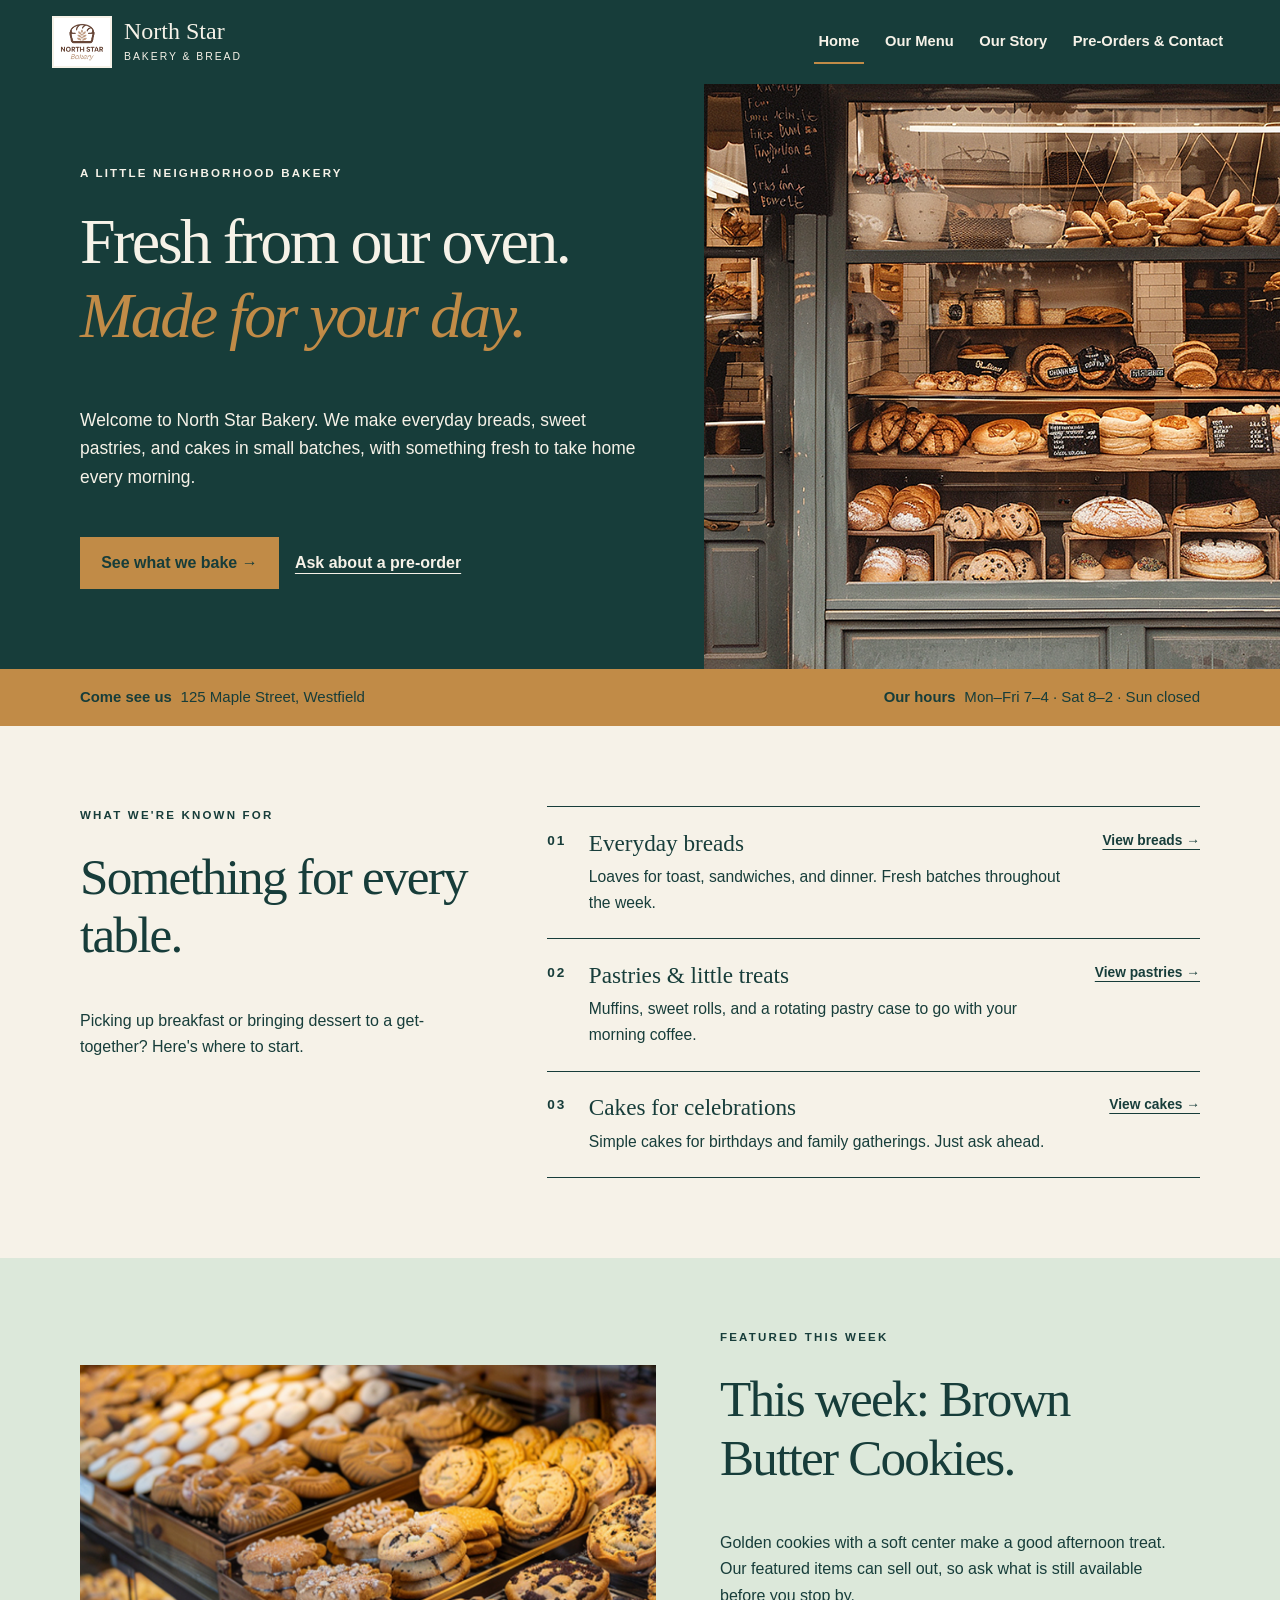
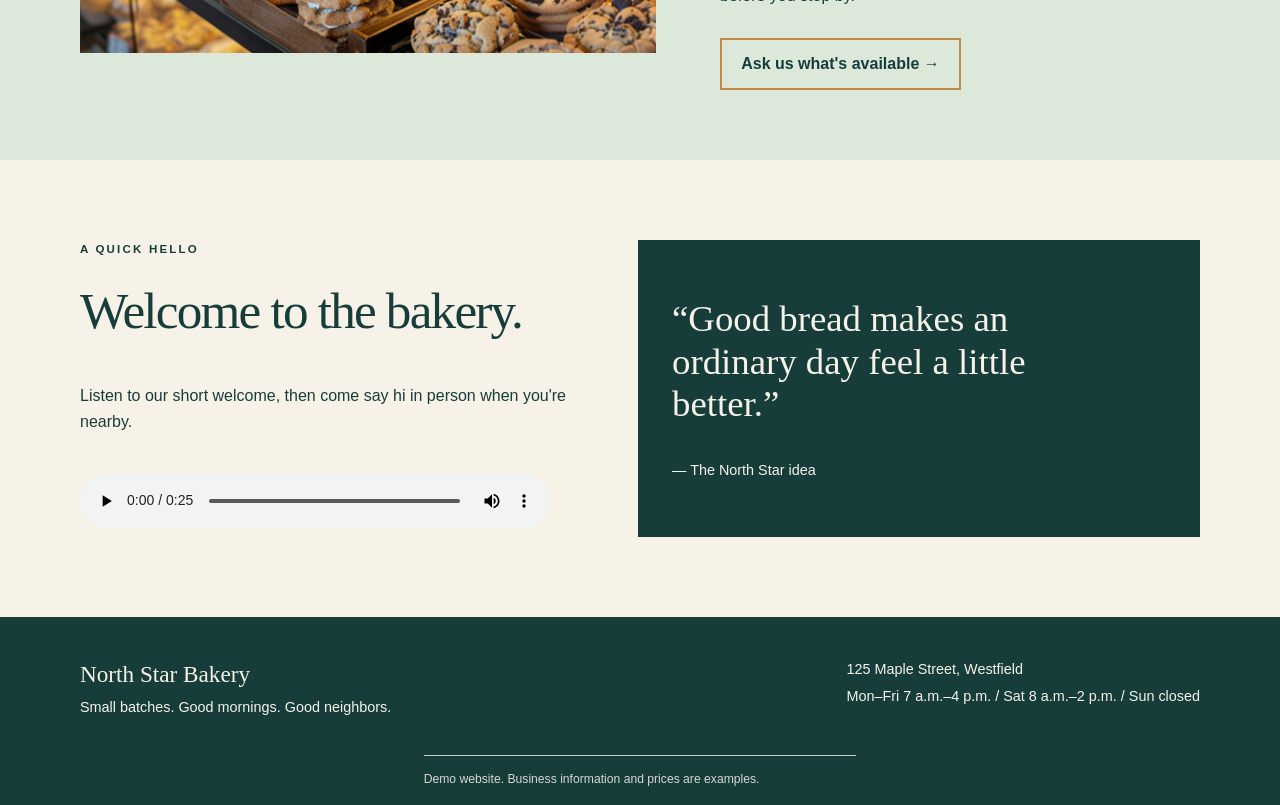
<file: index.html>
<!doctype html>
<html lang="en">
<head>
  <meta charset="utf-8">
  <meta name="viewport" content="width=device-width, initial-scale=1">
  <meta name="description" content="Fresh bread, pastries, and neighborhood favorites.">
  <title>Home | North Star Bakery</title>
  <link rel="stylesheet" href="styles.css">
</head>
<body>
<a class="skip-link" href="#main">Skip to main content</a>
<header class="site-header">
 <div class="header-inner">
  <a class="brand" href="index.html" aria-label="North Star Bakery home"><img src="assets/bakery-logo_c.png" width="60" height="60" alt="North Star Bakery logo"><span><strong>North Star</strong><small>BAKERY &amp; BREAD</small></span></a>
  <nav class="site-nav" aria-label="Main navigation"><a href="index.html" aria-current="page">Home</a>
<a href="products.html">Our Menu</a>
<a href="about.html">Our Story</a>
<a href="contact.html">Pre-Orders & Contact</a></nav>
 </div>
</header>
<main id="main">
 <section class="hero-home">
 <div class="hero-copy wrap"><p class="eyebrow">A little neighborhood bakery</p><h1>Fresh from our oven.<br><em>Made for your day.</em></h1>
 <p class="lead">Welcome to North Star Bakery. We make everyday breads, sweet pastries, and cakes in small batches, with something fresh to take home every morning.</p>
 <div class="button-row"><a class="button gold" href="products.html">See what we bake <span aria-hidden="true">→</span></a><a class="inline-link" href="contact.html">Ask about a pre-order</a></div></div>
 <div class="hero-photo"><img src="assets/bakery-storefront_c.png" width="1200" height="715" alt="Front entrance of North Star Bakery"></div>
</section>
<section class="strip"><div class="wrap strip-inner"><p><strong>Come see us</strong> <span>125 Maple Street, Westfield</span></p><p><strong>Our hours</strong> <span>Mon–Fri 7–4 · Sat 8–2 · Sun closed</span></p></div></section>
<section class="wrap home-specialties section-space"><div class="section-intro"><p class="eyebrow">What we're known for</p><h2>Something for every table.</h2><p>Picking up breakfast or bringing dessert to a get-together? Here's where to start.</p></div>
<div class="specialty-list"><article class="specialty"><span class="number">01</span><div><h3>Everyday breads</h3><p>Loaves for toast, sandwiches, and dinner. Fresh batches throughout the week.</p></div><a href="products.html#bread" aria-label="Explore our breads">View breads →</a></article>
<article class="specialty"><span class="number">02</span><div><h3>Pastries &amp; little treats</h3><p>Muffins, sweet rolls, and a rotating pastry case to go with your morning coffee.</p></div><a href="products.html#pastries" aria-label="Explore our pastries">View pastries →</a></article>
<article class="specialty"><span class="number">03</span><div><h3>Cakes for celebrations</h3><p>Simple cakes for birthdays and family gatherings. Just ask ahead.</p></div><a href="products.html#cakes" aria-label="Explore our cakes">View cakes →</a></article></div></section>
<section class="featured-band"><div class="wrap featured-layout"><div class="featured-image"><picture><source media="(min-width: 760px)" srcset="assets/bakery-feature-large_c.png"><img src="assets/bakery-feature-small_c.png" width="1200" height="1200" alt="Featured baked pastries ready to serve" loading="lazy"></picture></div>
<div class="featured-copy"><p class="eyebrow">Featured this week</p><h2>This week: Brown Butter Cookies.</h2><p>Golden cookies with a soft center make a good afternoon treat. Our featured items can sell out, so ask what is still available before you stop by.</p><a class="button outline" href="contact.html">Ask us what's available →</a></div></div></section>
<section class="wrap welcome-row section-space"><div><p class="eyebrow">A quick hello</p><h2>Welcome to the bakery.</h2><p>Listen to our short welcome, then come say hi in person when you're nearby.</p>
<audio controls preload="metadata"><source src="assets/bakery-welcome_c.mp3" type="audio/mpeg">Your browser does not support the audio player. <a href="assets/bakery-welcome_c.mp3">Download the welcome audio.</a></audio>
</div>
<aside class="mini-quote"><p>“Good bread makes an ordinary day feel a little better.”</p><span>— The North Star idea</span></aside></section>
</main>
<footer class="site-footer"><div class="footer-inner"><div><strong>North Star Bakery</strong><p>Small batches. Good mornings. Good neighbors.</p></div><div><p>125 Maple Street, Westfield</p><p>Mon–Fri 7 a.m.–4 p.m. / Sat 8 a.m.–2 p.m. / Sun closed</p></div></div><p class="footer-note">Demo website. Business information and prices are examples.</p></footer>
</body>
</html>
</file>
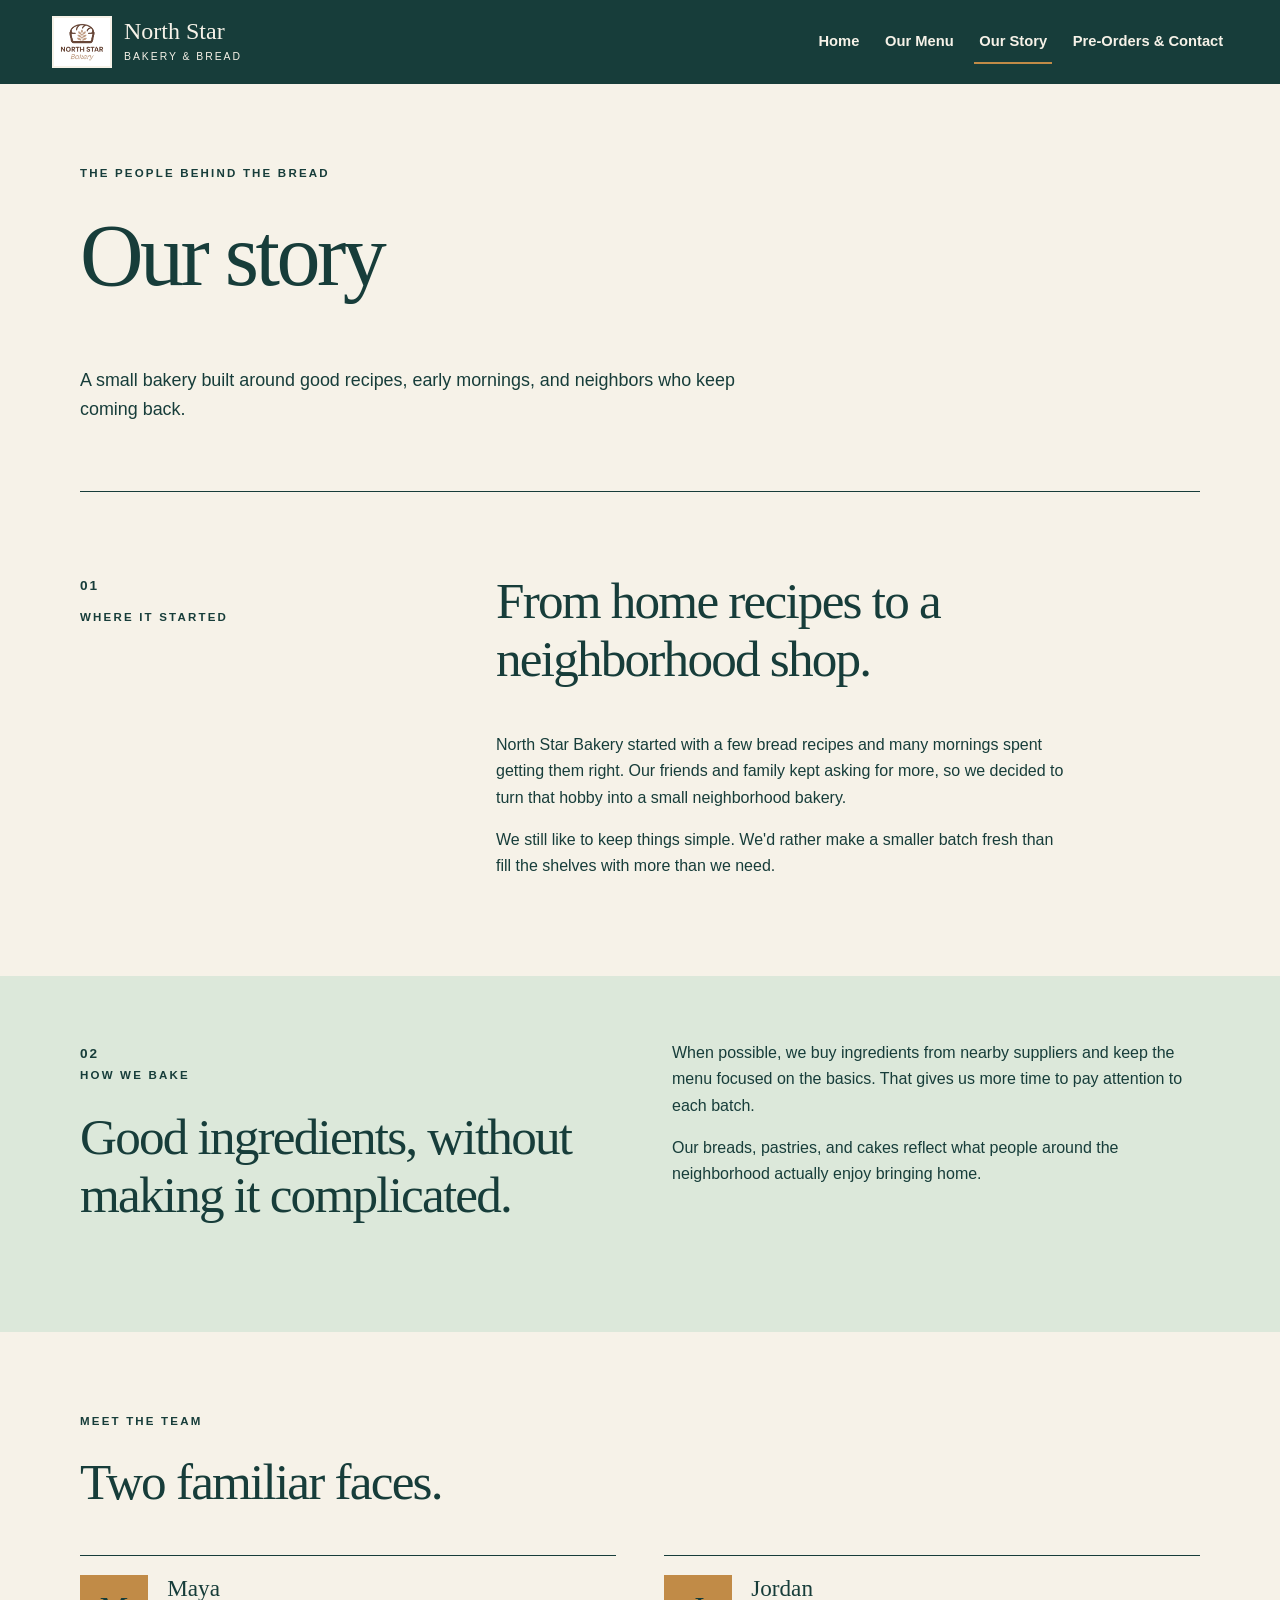
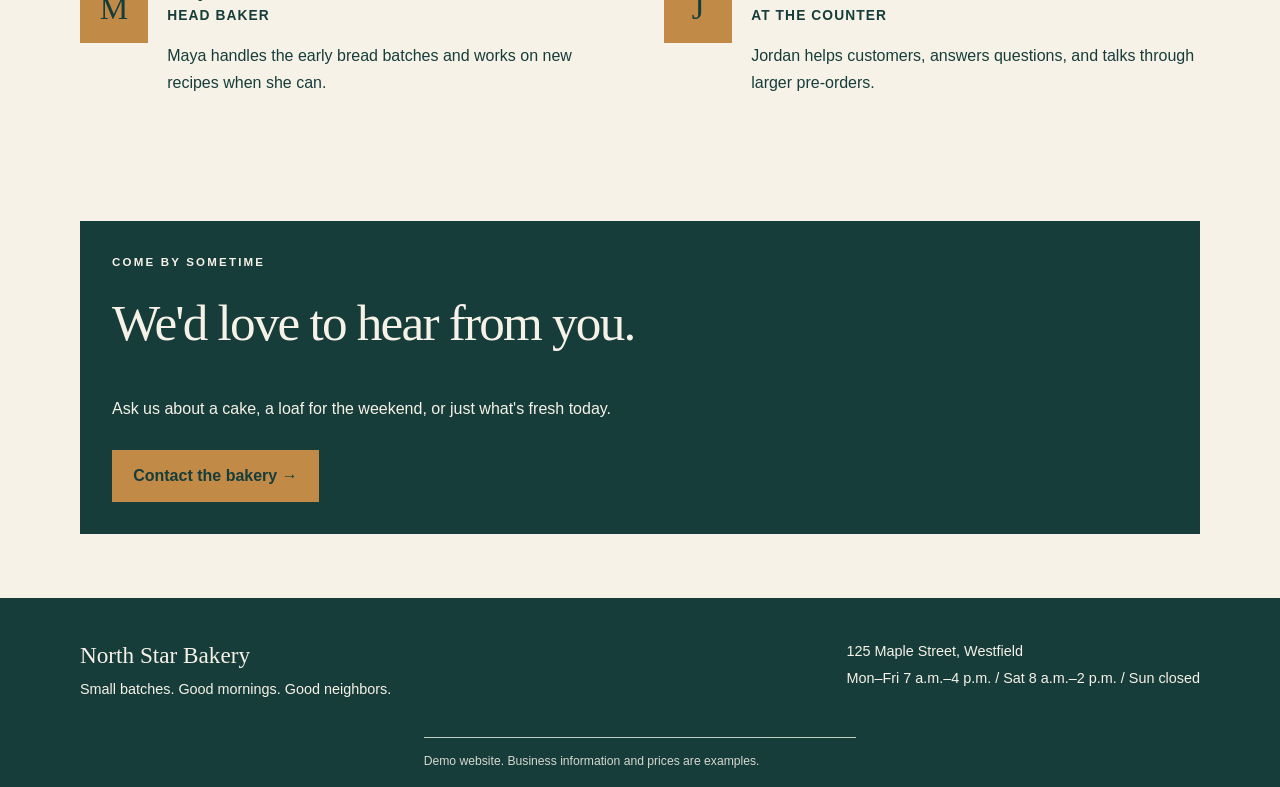
<file: about.html>
<!doctype html>
<html lang="en">
<head>
  <meta charset="utf-8">
  <meta name="viewport" content="width=device-width, initial-scale=1">
  <meta name="description" content="Meet the bakers and learn about North Star Bakery.">
  <title>About Us | North Star Bakery</title>
  <link rel="stylesheet" href="styles.css">
</head>
<body>
<a class="skip-link" href="#main">Skip to main content</a>
<header class="site-header">
 <div class="header-inner">
  <a class="brand" href="index.html" aria-label="North Star Bakery home"><img src="assets/bakery-logo_c.png" width="60" height="60" alt="North Star Bakery logo"><span><strong>North Star</strong><small>BAKERY &amp; BREAD</small></span></a>
  <nav class="site-nav" aria-label="Main navigation"><a href="index.html">Home</a>
<a href="products.html">Our Menu</a>
<a href="about.html" aria-current="page">Our Story</a>
<a href="contact.html">Pre-Orders & Contact</a></nav>
 </div>
</header>
<main id="main">
 <div class="page-heading wrap"><p class="eyebrow">The people behind the bread</p><h1>Our story</h1><p class="lead">A small bakery built around good recipes, early mornings, and neighbors who keep coming back.</p></div>
<section class="wrap story-block section-space"><div class="story-label"><span class="number">01</span><p class="eyebrow">Where it started</p></div><div class="story-content"><h2>From home recipes to a neighborhood shop.</h2><p>North Star Bakery started with a few bread recipes and many mornings spent getting them right. Our friends and family kept asking for more, so we decided to turn that hobby into a small neighborhood bakery.</p><p>We still like to keep things simple. We'd rather make a smaller batch fresh than fill the shelves with more than we need.</p></div></section>
<section class="sourcing-band"><div class="wrap sourcing-layout"><div><span class="number">02</span><p class="eyebrow">How we bake</p><h2>Good ingredients, without making it complicated.</h2></div><div><p>When possible, we buy ingredients from nearby suppliers and keep the menu focused on the basics. That gives us more time to pay attention to each batch.</p><p>Our breads, pastries, and cakes reflect what people around the neighborhood actually enjoy bringing home.</p></div></div></section>
<section class="wrap section-space"><div class="section-intro"><p class="eyebrow">Meet the team</p><h2>Two familiar faces.</h2></div><div class="team-list"><article class="team-member"><span class="initial">M</span><div><h3>Maya</h3><p class="role">Head baker</p><p>Maya handles the early bread batches and works on new recipes when she can.</p></div></article><article class="team-member"><span class="initial">J</span><div><h3>Jordan</h3><p class="role">At the counter</p><p>Jordan helps customers, answers questions, and talks through larger pre-orders.</p></div></article></div></section>
<section class="wrap cta-block"><p class="eyebrow">Come by sometime</p><h2>We'd love to hear from you.</h2><p>Ask us about a cake, a loaf for the weekend, or just what's fresh today.</p><a class="button gold" href="contact.html">Contact the bakery →</a></section>
</main>
<footer class="site-footer"><div class="footer-inner"><div><strong>North Star Bakery</strong><p>Small batches. Good mornings. Good neighbors.</p></div><div><p>125 Maple Street, Westfield</p><p>Mon–Fri 7 a.m.–4 p.m. / Sat 8 a.m.–2 p.m. / Sun closed</p></div></div><p class="footer-note">Demo website. Business information and prices are examples.</p></footer>
</body>
</html>
</file>
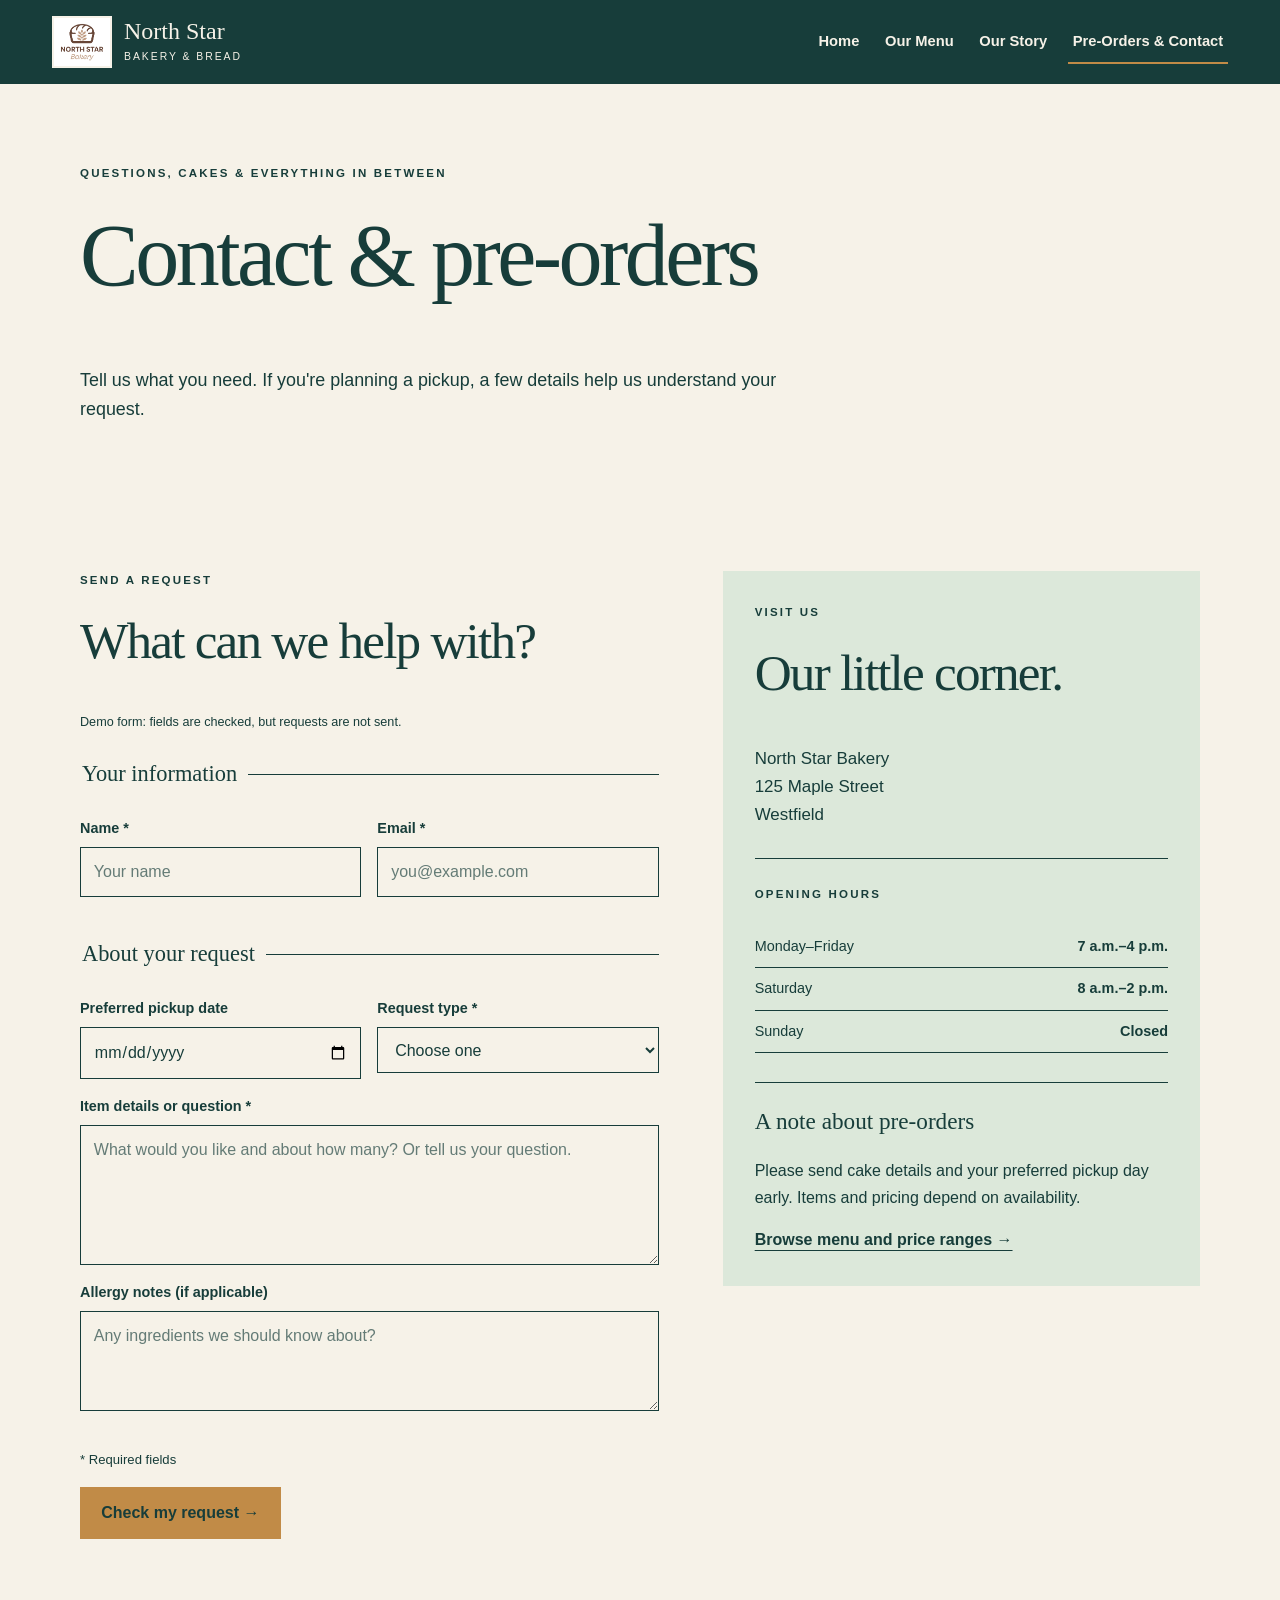
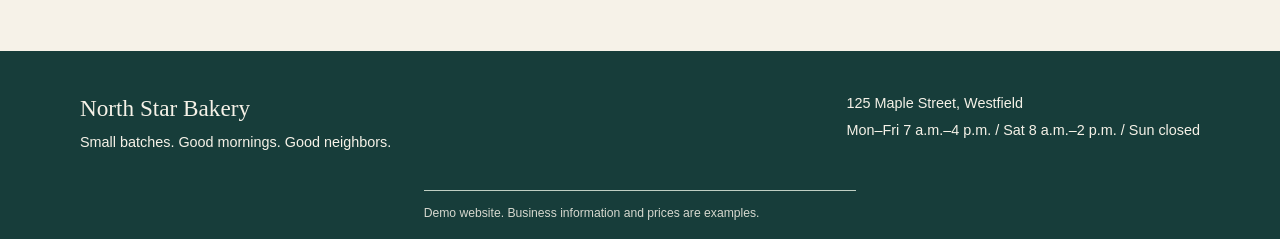
<file: contact.html>
<!doctype html>
<html lang="en">
<head>
  <meta charset="utf-8">
  <meta name="viewport" content="width=device-width, initial-scale=1">
  <meta name="description" content="Send questions and practice pre-order requests.">
  <title>Contact and Pre-Orders | North Star Bakery</title>
  <link rel="stylesheet" href="styles.css">
</head>
<body>
<a class="skip-link" href="#main">Skip to main content</a>
<header class="site-header">
 <div class="header-inner">
  <a class="brand" href="index.html" aria-label="North Star Bakery home"><img src="assets/bakery-logo_c.png" width="60" height="60" alt="North Star Bakery logo"><span><strong>North Star</strong><small>BAKERY &amp; BREAD</small></span></a>
  <nav class="site-nav" aria-label="Main navigation"><a href="index.html">Home</a>
<a href="products.html">Our Menu</a>
<a href="about.html">Our Story</a>
<a href="contact.html" aria-current="page">Pre-Orders & Contact</a></nav>
 </div>
</header>
<main id="main">
 <div class="page-heading wrap"><p class="eyebrow">Questions, cakes &amp; everything in between</p><h1>Contact &amp; pre-orders</h1><p class="lead">Tell us what you need. If you're planning a pickup, a few details help us understand your request.</p></div>
<div class="wrap contact-grid section-space">
<section class="form-panel" aria-labelledby="form-title"><p class="eyebrow">Send a request</p><h2 id="form-title">What can we help with?</h2><p class="fine-print">Demo form: fields are checked, but requests are not sent.</p>
<form id="request-form" action="#" method="get" novalidate>
 <fieldset><legend>Your information</legend><div class="form-fields"><div class="field"><label for="customer-name">Name <span aria-hidden="true">*</span></label><input id="customer-name" name="name" type="text" autocomplete="name" minlength="2" maxlength="60" required placeholder="Your name"></div>
 <div class="field"><label for="customer-email">Email <span aria-hidden="true">*</span></label><input id="customer-email" name="email" type="email" autocomplete="email" required placeholder="you@example.com"></div></div></fieldset>
 <fieldset><legend>About your request</legend><div class="form-fields"><div class="field"><label for="pickup-date">Preferred pickup date</label><input type="date" id="pickup-date" name="pickup-date"></div>
 <div class="field"><label for="request-type">Request type <span aria-hidden="true">*</span></label><select name="request-type" id="request-type" required><option value="">Choose one</option><option value="pre-order">Pre-order</option><option value="question">General question</option></select></div></div>
 <div class="field"><label for="item-details">Item details or question <span aria-hidden="true">*</span></label><textarea id="item-details" name="item-details" rows="5" minlength="8" maxlength="600" required placeholder="What would you like and about how many? Or tell us your question."></textarea></div>
 <div class="field"><label for="allergy-notes">Allergy notes (if applicable)</label><textarea id="allergy-notes" name="allergy-notes" rows="3" maxlength="300" placeholder="Any ingredients we should know about?"></textarea></div></fieldset>
 <p class="required-note">* Required fields</p><p id="form-status" class="form-status" aria-live="polite"></p><button class="button gold" type="submit">Check my request →</button>
</form></section>
<aside class="contact-aside" aria-label="Bakery location and hours"><div class="aside-section"><p class="eyebrow">Visit us</p><h2>Our little corner.</h2><address>North Star Bakery<br>125 Maple Street<br>Westfield</address></div><div class="aside-section"><p class="eyebrow">Opening hours</p><dl class="hours-list"><div><dt>Monday–Friday</dt><dd>7 a.m.–4 p.m.</dd></div><div><dt>Saturday</dt><dd>8 a.m.–2 p.m.</dd></div><div><dt>Sunday</dt><dd>Closed</dd></div></dl></div><div class="aside-section"><h3>A note about pre-orders</h3><p>Please send cake details and your preferred pickup day early. Items and pricing depend on availability.</p><a href="products.html" class="inline-link">Browse menu and price ranges →</a></div></aside></div>
</main>
<footer class="site-footer"><div class="footer-inner"><div><strong>North Star Bakery</strong><p>Small batches. Good mornings. Good neighbors.</p></div><div><p>125 Maple Street, Westfield</p><p>Mon–Fri 7 a.m.–4 p.m. / Sat 8 a.m.–2 p.m. / Sun closed</p></div></div><p class="footer-note">Demo website. Business information and prices are examples.</p></footer>
<script src="script.js" defer></script>
</body>
</html>
</file>
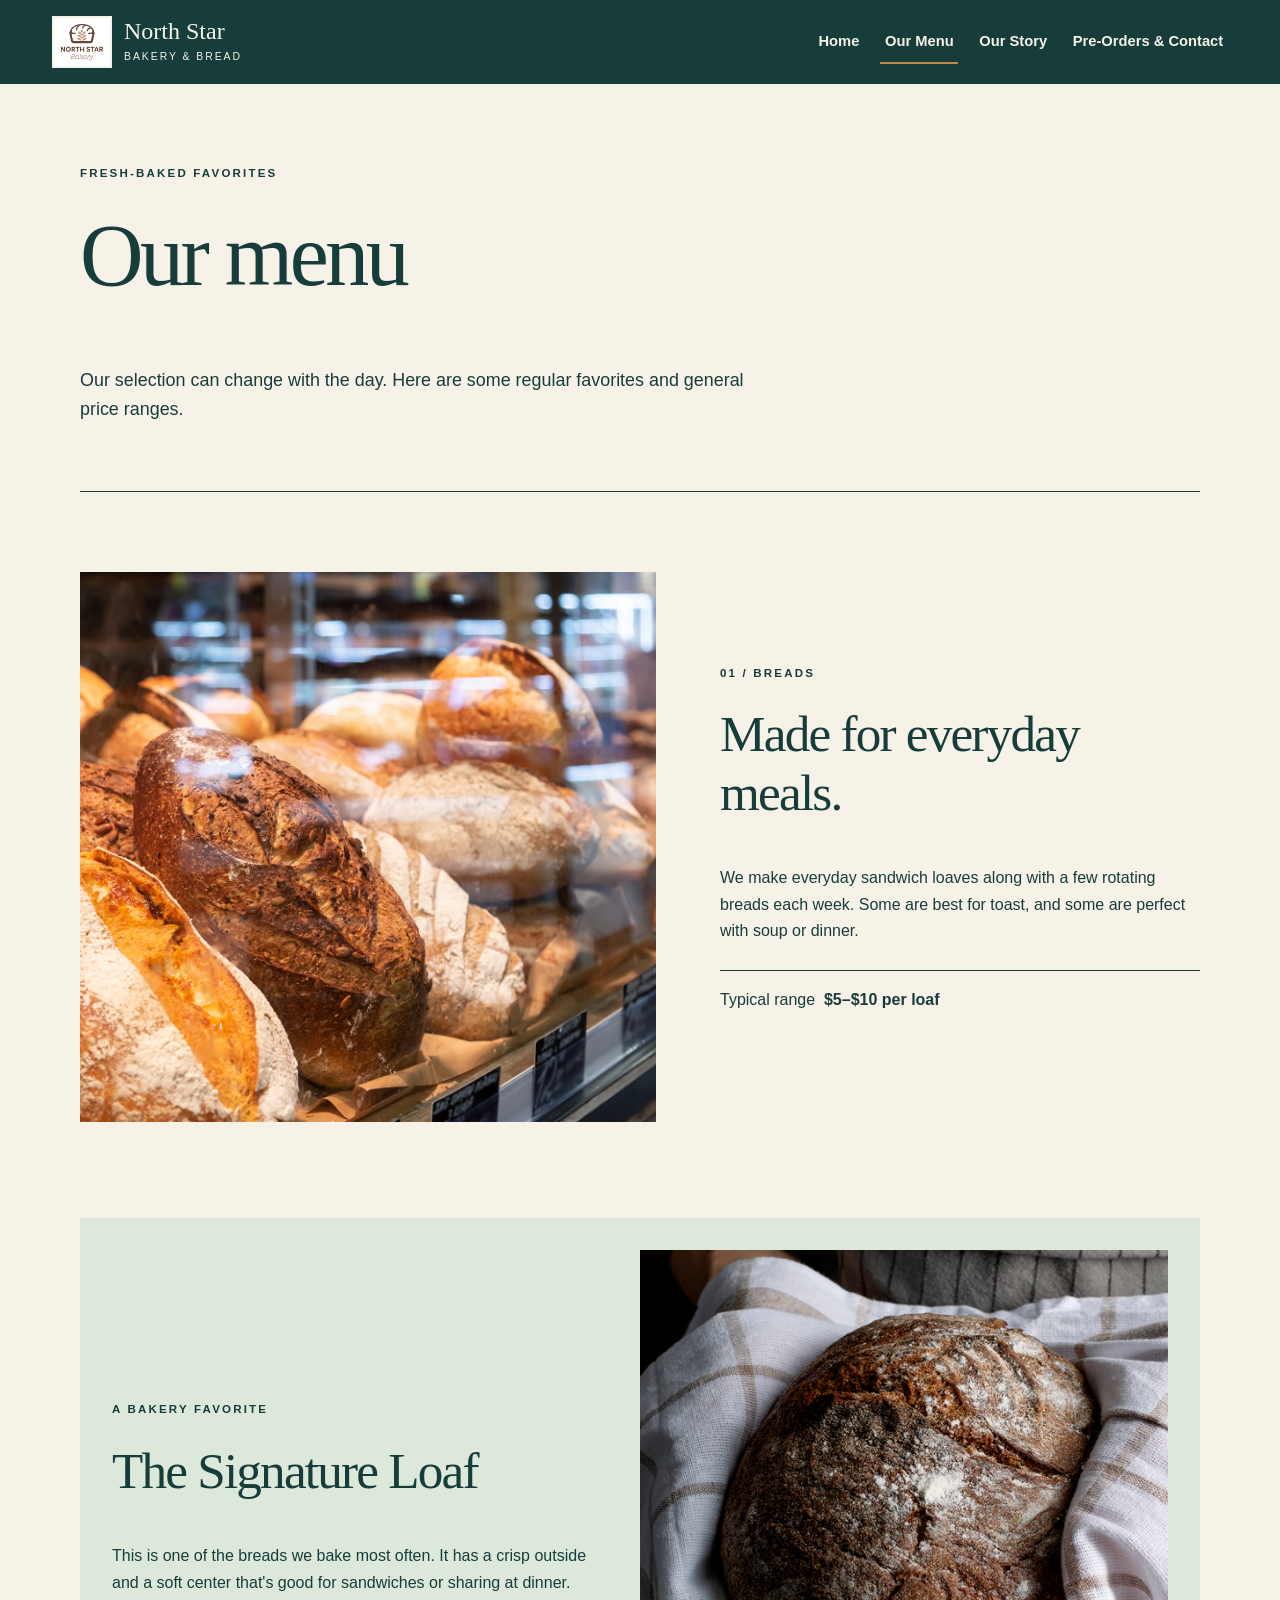
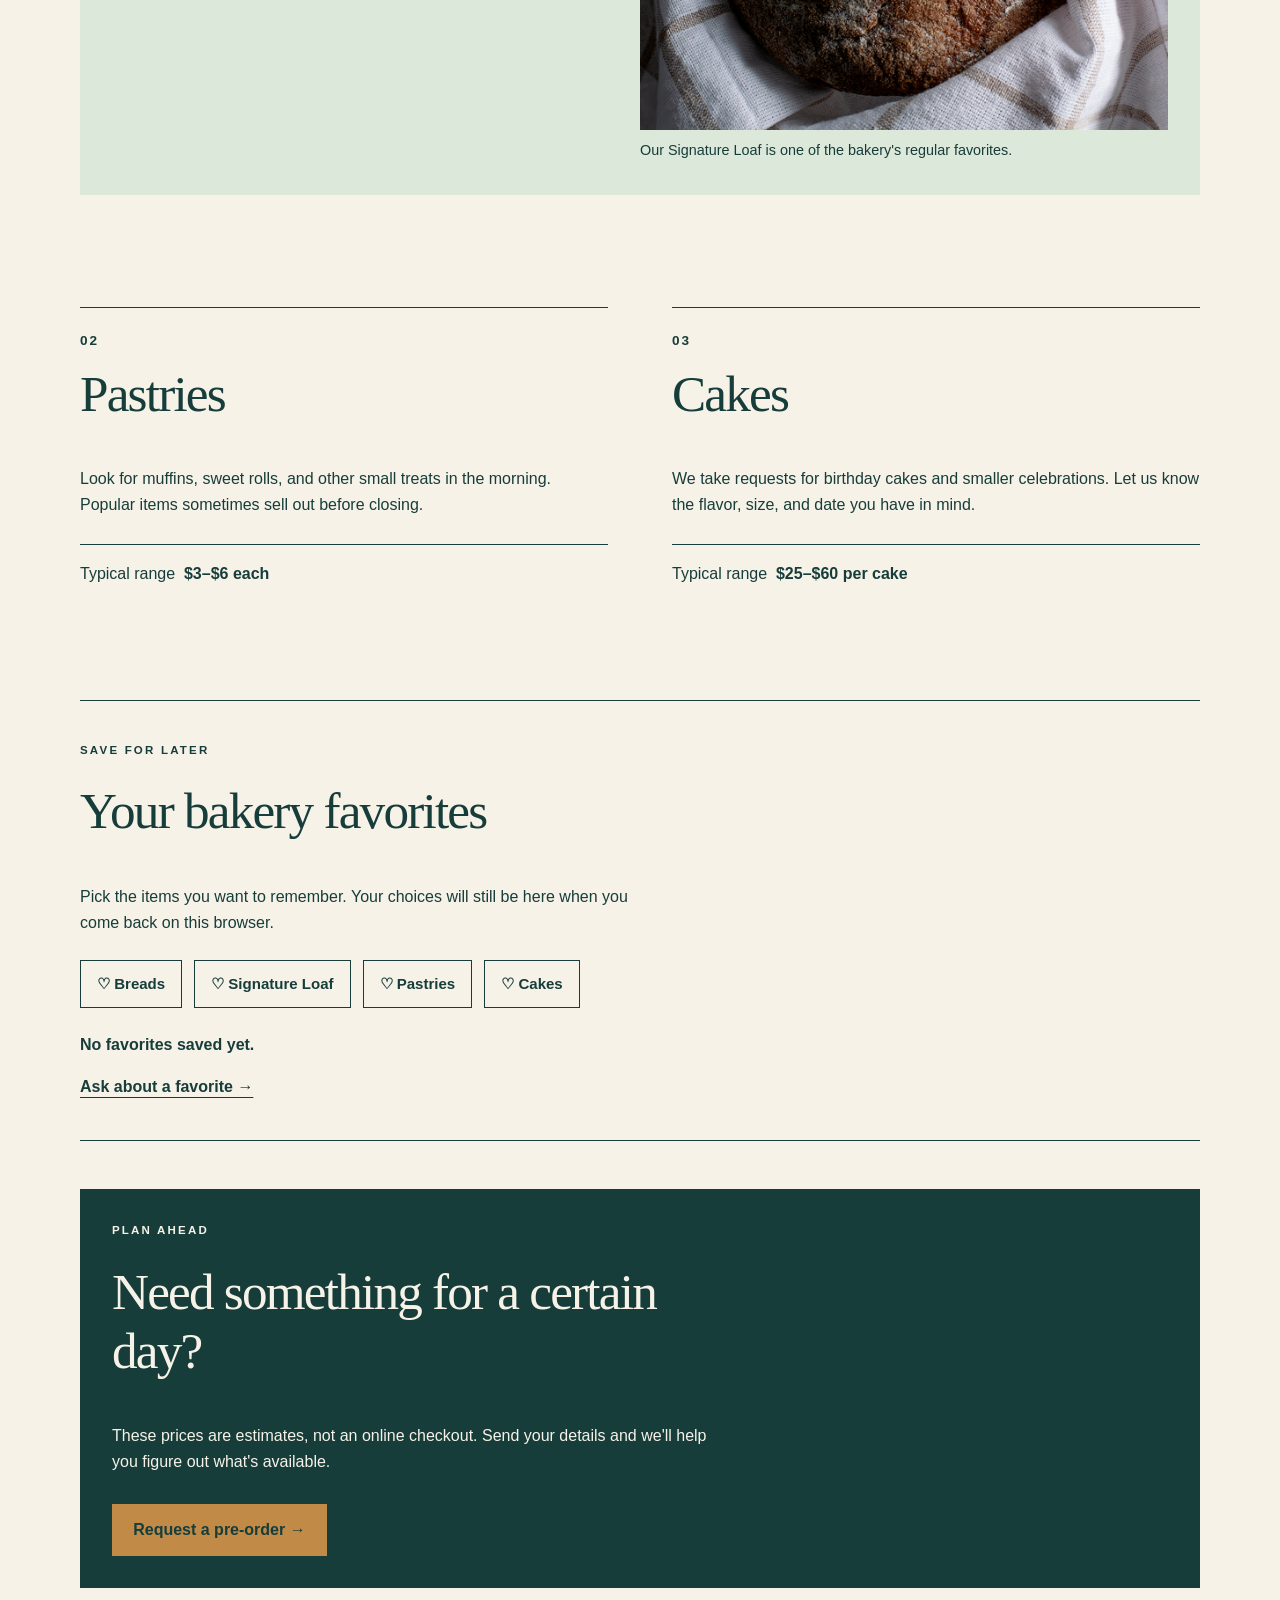
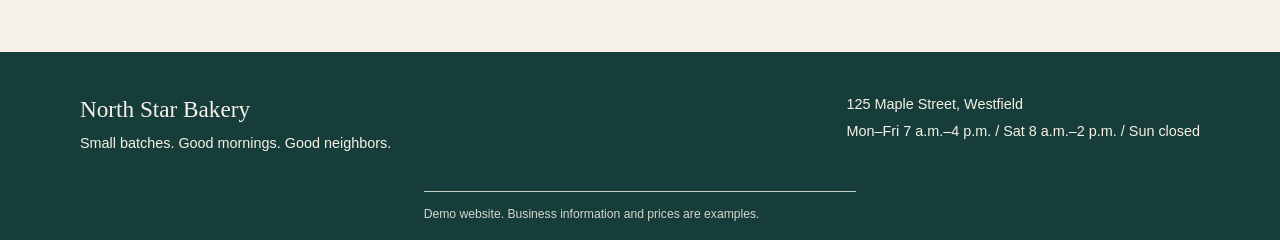
<file: products.html>
<!doctype html>
<html lang="en">
<head>
  <meta charset="utf-8">
  <meta name="viewport" content="width=device-width, initial-scale=1">
  <meta name="description" content="Breads, pastries, cakes, and sample price ranges.">
  <title>Products | North Star Bakery</title>
  <link rel="stylesheet" href="styles.css">
</head>
<body>
<a class="skip-link" href="#main">Skip to main content</a>
<header class="site-header">
 <div class="header-inner">
  <a class="brand" href="index.html" aria-label="North Star Bakery home"><img src="assets/bakery-logo_c.png" width="60" height="60" alt="North Star Bakery logo"><span><strong>North Star</strong><small>BAKERY &amp; BREAD</small></span></a>
  <nav class="site-nav" aria-label="Main navigation"><a href="index.html">Home</a>
<a href="products.html" aria-current="page">Our Menu</a>
<a href="about.html">Our Story</a>
<a href="contact.html">Pre-Orders & Contact</a></nav>
 </div>
</header>
<main id="main">
 <div class="page-heading wrap"><p class="eyebrow">Fresh-baked favorites</p><h1>Our menu</h1><p class="lead">Our selection can change with the day. Here are some regular favorites and general price ranges.</p></div>
<section id="bread" class="wrap menu-feature section-space"><div class="menu-photo"><img src="assets/bakery-bread_c.png" width="1200" height="1200" alt="Freshly baked loaves of bread displayed together"></div><div class="menu-copy"><p class="eyebrow">01 / Breads</p><h2>Made for everyday meals.</h2><p>We make everyday sandwich loaves along with a few rotating breads each week. Some are best for toast, and some are perfect with soup or dinner.</p><p class="price-line">Typical range <strong>$5–$10 per loaf</strong></p></div></section>
<section class="wrap signature-section"><div class="signature-intro"><p class="eyebrow">A bakery favorite</p><h2>The Signature Loaf</h2><p>This is one of the breads we bake most often. It has a crisp outside and a soft center that's good for sandwiches or sharing at dinner.</p></div><figure class="signature-figure"><img src="assets/bakery-signature-loaf_c.png" width="1200" height="1200" alt="North Star Bakery's Signature Loaf of bread" loading="lazy"><figcaption>Our Signature Loaf is one of the bakery's regular favorites.</figcaption></figure></section>
<section class="wrap menu-columns section-space"><article id="pastries" class="menu-item"><span class="number">02</span><h2>Pastries</h2><p>Look for muffins, sweet rolls, and other small treats in the morning. Popular items sometimes sell out before closing.</p><p class="price-line">Typical range <strong>$3–$6 each</strong></p></article>
<article id="cakes" class="menu-item"><span class="number">03</span><h2>Cakes</h2><p>We take requests for birthday cakes and smaller celebrations. Let us know the flavor, size, and date you have in mind.</p><p class="price-line">Typical range <strong>$25–$60 per cake</strong></p></article></section>
<section class="wrap favorites-panel" aria-labelledby="favorites-title">
 <p class="eyebrow">Save for later</p><h2 id="favorites-title">Your bakery favorites</h2>
 <p>Pick the items you want to remember. Your choices will still be here when you come back on this browser.</p>
 <div id="favorite-options" class="favorite-options"></div>
 <p id="favorites-summary" class="favorites-summary" aria-live="polite">No favorites saved yet.</p>
 <a class="inline-link" href="contact.html">Ask about a favorite →</a>
</section>
<section class="wrap cta-block"><p class="eyebrow">Plan ahead</p><h2>Need something for a certain day?</h2><p>These prices are estimates, not an online checkout. Send your details and we'll help you figure out what's available.</p><a href="contact.html" class="button gold">Request a pre-order →</a></section>
</main>
<footer class="site-footer"><div class="footer-inner"><div><strong>North Star Bakery</strong><p>Small batches. Good mornings. Good neighbors.</p></div><div><p>125 Maple Street, Westfield</p><p>Mon–Fri 7 a.m.–4 p.m. / Sat 8 a.m.–2 p.m. / Sun closed</p></div></div><p class="footer-note">Demo website. Business information and prices are examples.</p></footer>
<script src="script.js" defer></script>
</body>
</html>
</file>
<file: styles.css>
/* Page styles. The bigger-screen changes are at the bottom. */
:root{--deep:#173D3A;--paper:#F6F2E8;--sage:#DCE8DA;--honey:#C18B47}
*{box-sizing:border-box}html{scroll-behavior:smooth}body{margin:0;background:var(--paper);color:var(--deep);font-family:Arial,Helvetica,sans-serif;font-size:16px;line-height:1.65}
img{max-width:100%;height:auto;display:block}picture{display:block}h1,h2,h3,.brand strong,.mini-quote{font-family:Georgia,'Times New Roman',serif;line-height:1.15}h1,h2,h3,p{margin-top:0}h1{font-size:clamp(2.65rem,7vw,5.5rem);letter-spacing:-.04em;font-weight:normal}h2{font-size:clamp(1.9rem,4vw,3.2rem);letter-spacing:-.035em;font-weight:normal}h3{font-size:1.45rem;font-weight:normal}p{max-width:64ch}a{color:inherit}a:focus-visible,button:focus-visible,input:focus-visible,select:focus-visible,textarea:focus-visible{outline:3px dashed var(--honey);outline-offset:4px}em{font-style:italic}
.wrap{width:min(100% - 2.5rem,1120px);margin-inline:auto}.section-space{padding-block:4rem}.skip-link{position:absolute;left:12px;top:-100px;z-index:999;background:var(--honey);padding:.75rem}.skip-link:focus{top:12px}
.site-header{background:var(--deep);color:var(--paper)}.header-inner{display:flex;flex-direction:column;gap:.8rem;align-items:flex-start;justify-content:space-between;padding:1rem 1.25rem;width:min(100%,1240px);margin:auto}.brand{display:flex;align-items:center;gap:.75rem;text-decoration:none}.brand img{width:60px;height:52px;object-fit:contain;background:var(--paper);padding:2px}.brand strong{display:block;font-size:1.5rem;font-weight:normal;line-height:1}.brand small{display:block;font-size:.65rem;letter-spacing:.19em;margin-top:.35rem}.site-nav{display:flex;flex-wrap:wrap;gap:.1rem .75rem}.site-nav a{display:inline-block;text-decoration:none;font-weight:700;font-size:.89rem;padding:.55rem .3rem;border-bottom:2px solid transparent}.site-nav a:hover,.site-nav a[aria-current=page]{border-color:var(--honey)}
.hero-home{background:var(--deep);color:var(--paper);display:flex;flex-direction:column}.hero-copy{padding-block:4rem 3.5rem}.hero-copy h1{max-width:850px}.hero-copy .lead{font-size:1.09rem;max-width:590px}.hero-copy em{color:var(--honey)}.hero-photo{min-height:270px;overflow:hidden}.hero-photo img{width:100%;height:100%;max-height:560px;object-fit:cover}.eyebrow{text-transform:uppercase;font-size:.72rem;font-weight:700;letter-spacing:.19em;margin-bottom:1.4rem}.lead{font-size:1.13rem;line-height:1.65;max-width:700px}.button-row{display:flex;align-items:center;flex-wrap:wrap;gap:1rem;margin-top:1.75rem}.button{display:inline-block;border:2px solid var(--honey);background:transparent;color:var(--deep);padding:.8rem 1.2rem;font-family:Arial,Helvetica,sans-serif;font-size:1rem;font-weight:700;text-decoration:none;cursor:pointer;border-radius:0;line-height:1.4}.button.gold{background:var(--honey)}.button.gold:hover{background:var(--paper)}.button.outline:hover{background:var(--deep);color:var(--paper)}.inline-link{font-weight:700;text-underline-offset:5px}.hero-home .inline-link{color:var(--paper)}.strip{background:var(--honey)}.strip-inner{display:flex;flex-direction:column;padding-block:1rem;gap:.3rem}.strip p{margin:0;display:flex;flex-wrap:wrap;gap:.55rem}.strip span{font-size:.94rem}.strip strong{font-size:.93rem}
.home-specialties{display:flex;flex-direction:column;gap:2rem}.section-intro{max-width:520px}.specialty-list{flex:1}.specialty{display:flex;flex-wrap:wrap;gap:.8rem 1.4rem;justify-content:space-between;padding:1.4rem 0;border-top:1px solid var(--deep)}.specialty:last-child{border-bottom:1px solid var(--deep)}.specialty div{flex:1;min-width:200px}.specialty h3{margin-bottom:.5rem}.specialty p{font-size:.98rem;margin-bottom:0}.specialty>a{font-weight:700;font-size:.86rem;text-decoration:underline;text-underline-offset:4px}.number{color:var(--deep);font-size:.85rem;letter-spacing:.15em;font-weight:700}
.featured-band{background:var(--sage)}.featured-layout{display:flex;flex-direction:column;gap:2rem;padding-block:3rem}.featured-image picture,.featured-image img{width:100%;height:100%;object-fit:cover}.featured-image{overflow:hidden;min-width:0}.featured-copy{padding-block:.4rem}.featured-copy h2{max-width:470px}.featured-copy p:not(.eyebrow){max-width:470px}.featured-copy .button{margin-top:.8rem}
.welcome-row{display:flex;flex-direction:column;gap:2rem}.welcome-row audio{width:min(100%,470px);margin-top:1.4rem}.mini-quote{background:var(--deep);color:var(--paper);padding:2.1rem;display:flex;flex-direction:column;justify-content:center}.mini-quote p{font-size:clamp(1.4rem,3vw,2.3rem);max-width:440px}.mini-quote span{font-family:Arial,Helvetica,sans-serif;font-size:.9rem}.fine-print{font-size:.79rem;line-height:1.5;max-width:620px}
.page-heading{padding-block:4rem 2.4rem}.page-heading h1{max-width:950px}.page-heading .lead{font-size:1.12rem}.menu-feature{display:flex;flex-direction:column;gap:2.2rem;border-top:1px solid var(--deep)}.menu-photo img{width:100%;max-height:550px;object-fit:cover}.menu-copy{padding-block:1rem}.price-line{border-top:1px solid var(--deep);padding-top:1rem;margin-top:1.6rem;display:flex;gap:.55rem;flex-wrap:wrap}.signature-section{display:flex;flex-direction:column;gap:2rem;align-items:start;background:var(--sage);padding:2rem;margin-block:1rem 2rem}.signature-figure{margin:0}.signature-figure img{width:100%;max-height:480px;object-fit:cover}.signature-figure figcaption{font-size:.9rem;margin-top:.6rem}.menu-columns{display:flex;flex-direction:column;gap:2.4rem}.menu-item{border-top:1px solid var(--deep);padding-top:1.2rem;flex:1}.menu-item h2{margin-top:.7rem}
.cta-block{background:var(--deep);color:var(--paper);padding:2rem;margin-block:1.8rem 4rem}.cta-block h2{max-width:600px}.cta-block p{max-width:600px}.cta-block .button{margin-top:.75rem}
.story-block{border-top:1px solid var(--deep);display:flex;flex-direction:column;gap:1.3rem}.story-label .eyebrow{margin-top:.6rem}.story-content h2{max-width:600px}.sourcing-band{background:var(--sage)}.sourcing-layout{display:flex;flex-direction:column;gap:1.5rem;padding-block:4rem}.sourcing-layout h2{max-width:500px}.team-list{display:flex;flex-direction:column;gap:1.3rem}.team-member{display:flex;gap:1.2rem;flex:1;border-top:1px solid var(--deep);padding-top:1.2rem}.initial{background:var(--honey);color:var(--deep);font-family:Georgia,serif;font-size:2rem;width:68px;height:68px;display:flex;align-items:center;justify-content:center;flex-shrink:0}.team-member h3{margin-bottom:0}.role{font-weight:700;font-size:.86rem;text-transform:uppercase;letter-spacing:.08em;margin:.2rem 0 1rem}
.contact-grid{display:flex;flex-direction:column;gap:2rem}.form-panel{min-width:0}.form-panel h2{max-width:660px}.contact-aside{background:var(--sage);padding:2rem;min-width:0}.aside-section+ .aside-section{border-top:1px solid var(--deep);padding-top:1.6rem;margin-top:1.8rem}.contact-aside address{font-style:normal;font-size:1.06rem}.hours-list{margin:0}.hours-list div{display:flex;justify-content:space-between;gap:.5rem;border-bottom:1px solid var(--deep);padding:.55rem 0;font-size:.9rem}.hours-list dd{margin:0;text-align:right;font-weight:700}
form{margin-top:1.5rem}fieldset{border:0;border-top:1px solid var(--deep);padding:1.5rem 0 0;margin:0 0 1.4rem;min-width:0}legend{font-family:Georgia,serif;font-size:1.4rem;padding-right:.7rem}label{display:block;font-weight:700;font-size:.9rem;margin-bottom:.4rem}.form-fields{display:flex;flex-direction:column;gap:1rem}.field{flex:1;margin-bottom:1rem;min-width:0}.field input,.field select,.field textarea{font-family:Arial,Helvetica,sans-serif;font-size:1rem;line-height:1.4;display:block;width:100%;min-height:46px;background:var(--paper);color:var(--deep);padding:.8rem;border:1.5px solid var(--deep);border-radius:0}.field textarea{min-height:100px;resize:vertical}.field input::placeholder,.field textarea::placeholder{color:var(--deep);opacity:.65}.required-note{font-size:.82rem}.form-panel .button{margin-bottom:2rem}
.site-footer{background:var(--deep);color:var(--paper);padding:2.4rem 1.25rem 1rem}.footer-inner{width:min(100%,1120px);margin:auto;display:flex;flex-direction:column;gap:1rem}.footer-inner strong{font-family:Georgia,serif;font-size:1.45rem;font-weight:normal}.footer-inner p{font-size:.9rem;margin:.2rem 0}.footer-note{width:min(100%,1120px);margin:2rem auto 0;border-top:1px solid var(--sage);padding-top:.8rem;font-size:.76rem;opacity:.86}
@media(min-width:760px){.header-inner{flex-direction:row;align-items:center;padding:1rem 2rem}.site-nav{gap:1rem}.wrap{width:min(100% - 4rem,1120px)}.hero-home{flex-direction:row;align-items:stretch}.hero-copy{width:55%;max-width:none;display:flex;flex-direction:column;justify-content:center;padding:5rem 3rem 5rem max(2rem,calc((100vw - 1120px)/2))}.hero-copy h1{font-size:clamp(3rem,5vw,5.1rem)}.hero-photo{width:45%;min-height:570px}.hero-photo img{max-height:none}.strip-inner{flex-direction:row;justify-content:space-between}.home-specialties{flex-direction:row;gap:4rem}.home-specialties .section-intro{width:36%}.featured-layout{flex-direction:row;align-items:center;gap:4rem;padding-block:4rem}.featured-image{flex:1.2}.featured-copy{flex:1}.welcome-row{flex-direction:row;gap:4rem}.welcome-row>div,.welcome-row .mini-quote{flex:1}.menu-feature{flex-direction:row;align-items:center;gap:4rem}.menu-feature .menu-photo{flex:1.2}.menu-feature .menu-copy{flex:1}.signature-section{flex-direction:row;align-items:center;gap:3rem}.signature-intro{flex:1}.signature-figure{flex:1.1}.menu-columns{flex-direction:row;gap:4rem}.story-block{flex-direction:row;gap:4rem}.story-label{flex:1}.story-content{flex:2}.sourcing-layout{flex-direction:row;gap:4rem}.sourcing-layout>div{flex:1}.team-list{flex-direction:row;gap:3rem}.contact-grid{flex-direction:row;align-items:flex-start;gap:4rem}.form-panel{flex:1.4}.contact-aside{flex:1;position:sticky;top:1.5rem}.form-fields{flex-direction:row;gap:1rem}.footer-inner{flex-direction:row;justify-content:space-between}.footer-inner>div{max-width:50%}}
@media(min-width:1000px){.section-space{padding-block:5rem}.site-nav a{font-size:.92rem}.page-heading{padding-block:5rem 3rem}}
@media(prefers-reduced-motion:reduce){html{scroll-behavior:auto}}

/* Touchstone 4: menu favorites and form feedback */
.favorites-panel{border-top:1px solid var(--deep);border-bottom:1px solid var(--deep);padding-block:2.5rem;margin-block:1rem 3rem}
.favorite-options{display:flex;flex-wrap:wrap;gap:.75rem;margin:1.5rem 0}
.favorite-button{border:1.5px solid var(--deep);background:transparent;color:var(--deep);font:700 .94rem Arial,sans-serif;padding:.85rem 1rem;cursor:pointer}
.favorite-button[aria-pressed="true"]{background:var(--deep);color:var(--paper)}
.favorite-button:hover{border-color:var(--honey)}
.favorites-summary{font-weight:700;max-width:700px}
.field .field-error{font-size:.83rem;color:#9b2830;margin:.4rem 0 0;line-height:1.4}
.field .invalid-field{border:2px solid #9b2830}
.form-status{font-weight:700;max-width:600px}
.form-status.success{color:var(--deep)}
</file>
